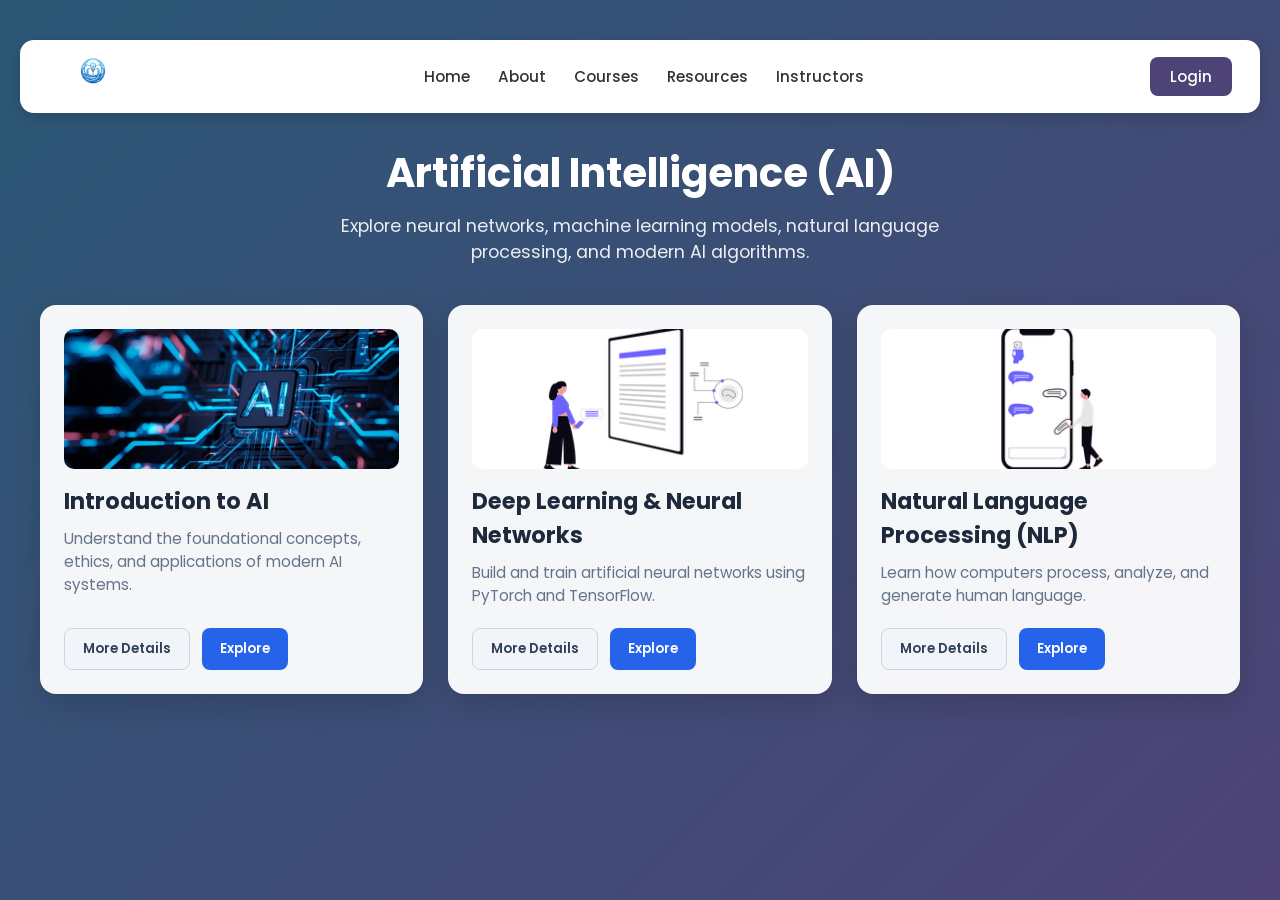
<file: ai.html>
<!DOCTYPE html>
<html lang="en">

<head>
    <meta charset="UTF-8">
    <meta name="viewport" content="width=device-width, initial-scale=1.0">
    <title>Artificial Intelligence - Teach Nest</title>
    <link href="https://fonts.googleapis.com/css2?family=Poppins:wght@300;400;500;600;700&display=swap"
        rel="stylesheet">
    <style>
        * {
            box-sizing: border-box;
            margin: 0;
            padding: 0;
            font-family: 'Poppins', sans-serif;
        }



          .site-navbar {
            background: #ffffff;
            border-radius: 14px;
            margin-bottom: 30px;
            box-shadow: 0 4px 15px rgba(0, 0, 0, 0.15);
        }

        .site-navbar .navbar {
            display: flex;
            align-items: center;
            justify-content: space-between;
            padding: 12px 28px;
        }

        .site-navbar .logo img {
            width: 90px;
            display: block;
        }

        .site-navbar .navbar ul {
            display: flex;
            align-items: center;
            gap: 28px;
            list-style: none;
        }

        .site-navbar .navbar ul li a {
            text-decoration: none;
            color: #333;
            font-size: 0.95rem;
            font-weight: 500;
            transition: color 0.2s ease;
        }

        .site-navbar .navbar ul li a:hover {
            color: #4e4376;
        }

        .site-navbar .login {
            text-decoration: none;
            background: #4e4376;
            color: #fff;
            padding: 8px 20px;
            border-radius: 8px;
            font-size: 0.95rem;
            font-weight: 500;
            transition: background 0.2s ease;
        }

        .site-navbar .login:hover {
            background: #2b5876;
        }

        @media (max-width: 768px) {
            .site-navbar .navbar {
                flex-direction: column;
                gap: 14px;
            }

            .site-navbar .navbar ul {
                flex-wrap: wrap;
                justify-content: center;
                gap: 16px;
            }
        }

        body {
            background: linear-gradient(135deg, #2b5876 0%, #4e4376 100%);
            color: #333;
            min-height: 100vh;
            padding: 40px 20px;
        }

        .header-section {
            text-align: center;
            color: #ffffff;
            margin-bottom: 40px;
        }

        .header-section h1 {
            font-size: 2.5rem;
            margin-bottom: 10px;
        }

        .header-section p {
            font-size: 1.1rem;
            opacity: 0.9;
            max-width: 700px;
            margin: 0 auto;
        }

        .courses-container {
            display: grid;
            grid-template-columns: repeat(auto-fit, minmax(300px, 1fr));
            gap: 25px;
            max-width: 1200px;
            margin: 0 auto;
        }

        .card {
            position: relative;
            background: rgba(255, 255, 255, 0.95);
            border-radius: 16px;
            padding: 24px;
            box-shadow: 0 10px 30px rgba(0, 0, 0, 0.15);
            display: flex;
            flex-direction: column;
            justify-content: space-between;
            overflow: hidden;
            min-height: 320px;
            transition: transform 0.3s ease;
        }

        .card:hover {
            transform: translateY(-5px);
        }

        .card img {
            width: 100%;
            height: 140px;
            object-fit: cover;
            border-radius: 10px;
            margin-bottom: 15px;
        }

        .card h3 {
            font-size: 1.4rem;
            color: #1e293b;
            margin-bottom: 10px;
        }

        .card p {
            font-size: 0.95rem;
            color: #64748b;
            line-height: 1.5;
            margin-bottom: 20px;
        }

        .card-buttons {
            display: flex;
            gap: 12px;
            margin-top: auto;
        }

        .details-btn,
        .explore-btn,
        .details-Back {
            padding: 10px 18px;
            border: none;
            border-radius: 8px;
            font-weight: 600;
            cursor: pointer;
            transition: all 0.2s ease;
        }

        .details-btn {
            background-color: #f1f5f9;
            color: #334155;
            border: 1px solid #cbd5e1;
        }

        .details-btn:hover {
            background-color: #e2e8f0;
        }

        .explore-btn {
            background-color: #2563eb;
            color: #ffffff;
        }

        .explore-btn:hover {
            background-color: #1d4ed8;
        }

        .details-Back {
            background-color: #94a3b8;
            color: #ffffff;
        }

        .details-Back:hover {
            background-color: #64748b;
        }

        .detail-card {
            position: absolute;
            top: 0;
            left: 0;
            width: 100%;
            height: 100%;
            background-color: #ffffff;
            padding: 24px;
            box-sizing: border-box;
            z-index: 10;
            display: none;
            flex-direction: column;
            justify-content: space-between;
            overflow-y: auto;
        }

        .detail-card h3 {
            color: #0f172a;
            font-size: 1.3rem;
            margin-bottom: 8px;
        }

        .detail-desc {
            font-size: 0.88rem;
            color: #475569;
            margin-bottom: 12px;
        }

        .detail-list {
            list-style: none;
            display: flex;
            flex-direction: column;
            gap: 6px;
            margin-bottom: 15px;
        }

        .detail-list li {
            font-size: 0.85rem;
            color: #334155;
            font-weight: 500;
        }
    </style>
</head>

<body>






    <header class="site-navbar">
        <div class="navbar">
            <div class="logo">
                <a href="index.html"><img src="img/logo.jfif" alt="logo"></a>
            </div>
            <ul>
                <li><a href="index.html#Home">Home</a></li>
                <li><a href="index.html#About">About</a></li>
                <li><a href="index.html#Courses">Courses</a></li>
                <li><a href="index.html#books">Resources</a></li>
                <li><a href="index.html#Instructors">Instructors</a></li>
            </ul>
            <a class="login" href="index.html#login">Login</a>
        </div>
    </header>
    <div class="header-section">
        <h1>Artificial Intelligence (AI)</h1>
        <p>Explore neural networks, machine learning models, natural language processing, and modern AI algorithms.</p>
    </div>

    <div class="courses-container">
        <!-- Card 1 -->
        <div class="card">
            <img src="img/ai.jpg" alt="Intro to AI">
            <h3>Introduction to AI</h3>
            <p>Understand the foundational concepts, ethics, and applications of modern AI systems.</p>
            <div class="card-buttons">
                <button class="details-btn">More Details</button>
                <button class="explore-btn">Explore</button>
            </div>
            <div class="card detail-card" style="display:none;">
                <h3>Introduction to AI</h3>
                <p class="detail-desc">Discover how artificial intelligence is transforming modern technology.</p>
                <ul class="detail-list">
                    <li>📌 Level: Beginner</li>
                    <li>⏱ Duration: 3 Weeks</li>
                    <li>✅ AI Fundamentals & History</li>
                    <li>✅ Search Algorithms & Heuristics</li>
                    <li>✅ Knowledge Representation</li>
                    <li>✅ Ethical AI & Future Trends</li>
                </ul>
                <div class="card-buttons">
                    <button class="details-Back">Back</button>
                    <button class="explore-btn">Explore</button>
                </div>
            </div>
        </div>

        <!-- Card 2 -->
        <div class="card">
            <img src="img/deep-learning-neural-networks.png" alt="Deep Learning">
            <h3>Deep Learning & Neural Networks</h3>
            <p>Build and train artificial neural networks using PyTorch and TensorFlow.</p>
            <div class="card-buttons">
                <button class="details-btn">More Details</button>
                <button class="explore-btn">Explore</button>
            </div>
            <div class="card detail-card" style="display:none;">
                <h3>Deep Learning & Neural Networks</h3>
                <p class="detail-desc">Master deep neural networks, activation functions, and backpropagation.</p>
                <ul class="detail-list">
                    <li>📌 Level: Advanced</li>
                    <li>⏱ Duration: 6 Weeks</li>
                    <li>✅ Perceptrons & Multi-Layer Networks</li>
                    <li>✅ Convolutional Neural Networks (CNN)</li>
                    <li>✅ Model Optimization & Overfitting</li>
                    <li>✅ PyTorch Hands-on Projects</li>
                </ul>
                <div class="card-buttons">
                    <button class="details-Back">Back</button>
                    <button class="explore-btn">Explore</button>
                </div>
            </div>
        </div>

        <!-- Card 3 -->
        <div class="card">
            <img src="img/nlp.png" alt="NLP">
            <h3>Natural Language Processing (NLP)</h3>
            <p>Learn how computers process, analyze, and generate human language.</p>
            <div class="card-buttons">
                <button class="details-btn">More Details</button>
                <button class="explore-btn">Explore</button>
            </div>
            <div class="card detail-card" style="display:none;">
                <h3>Natural Language Processing</h3>
                <p class="detail-desc">Understand text analysis, sentiment classification, and Large Language Models.
                </p>
                <ul class="detail-list">
                    <li>📌 Level: Intermediate</li>
                    <li>⏱ Duration: 4 Weeks</li>
                    <li>✅ Text Preprocessing & Tokenization</li>
                    <li>✅ Word Embeddings & Vectorization</li>
                    <li>✅ Recurrent Neural Networks (RNN)</li>
                    <li>✅ Introduction to Transformers</li>
                </ul>
                <div class="card-buttons">
                    <button class="details-Back">Back</button>
                    <button class="explore-btn">Explore</button>
                </div>
            </div>
        </div>
    </div>

    <script>
        const details = document.querySelectorAll(".details-btn");
        const Backs = document.querySelectorAll(".details-Back");
        details.forEach(detail => {
            detail.addEventListener("click", () => {
                detail.closest(".card").querySelector(".detail-card").style.display = "flex";
            });
        });
        Backs.forEach(Back => {
            Back.addEventListener("click", () => {
                Back.closest(".detail-card").style.display = "none";
            });
        });
    </script>
</body>

</html>
</file>
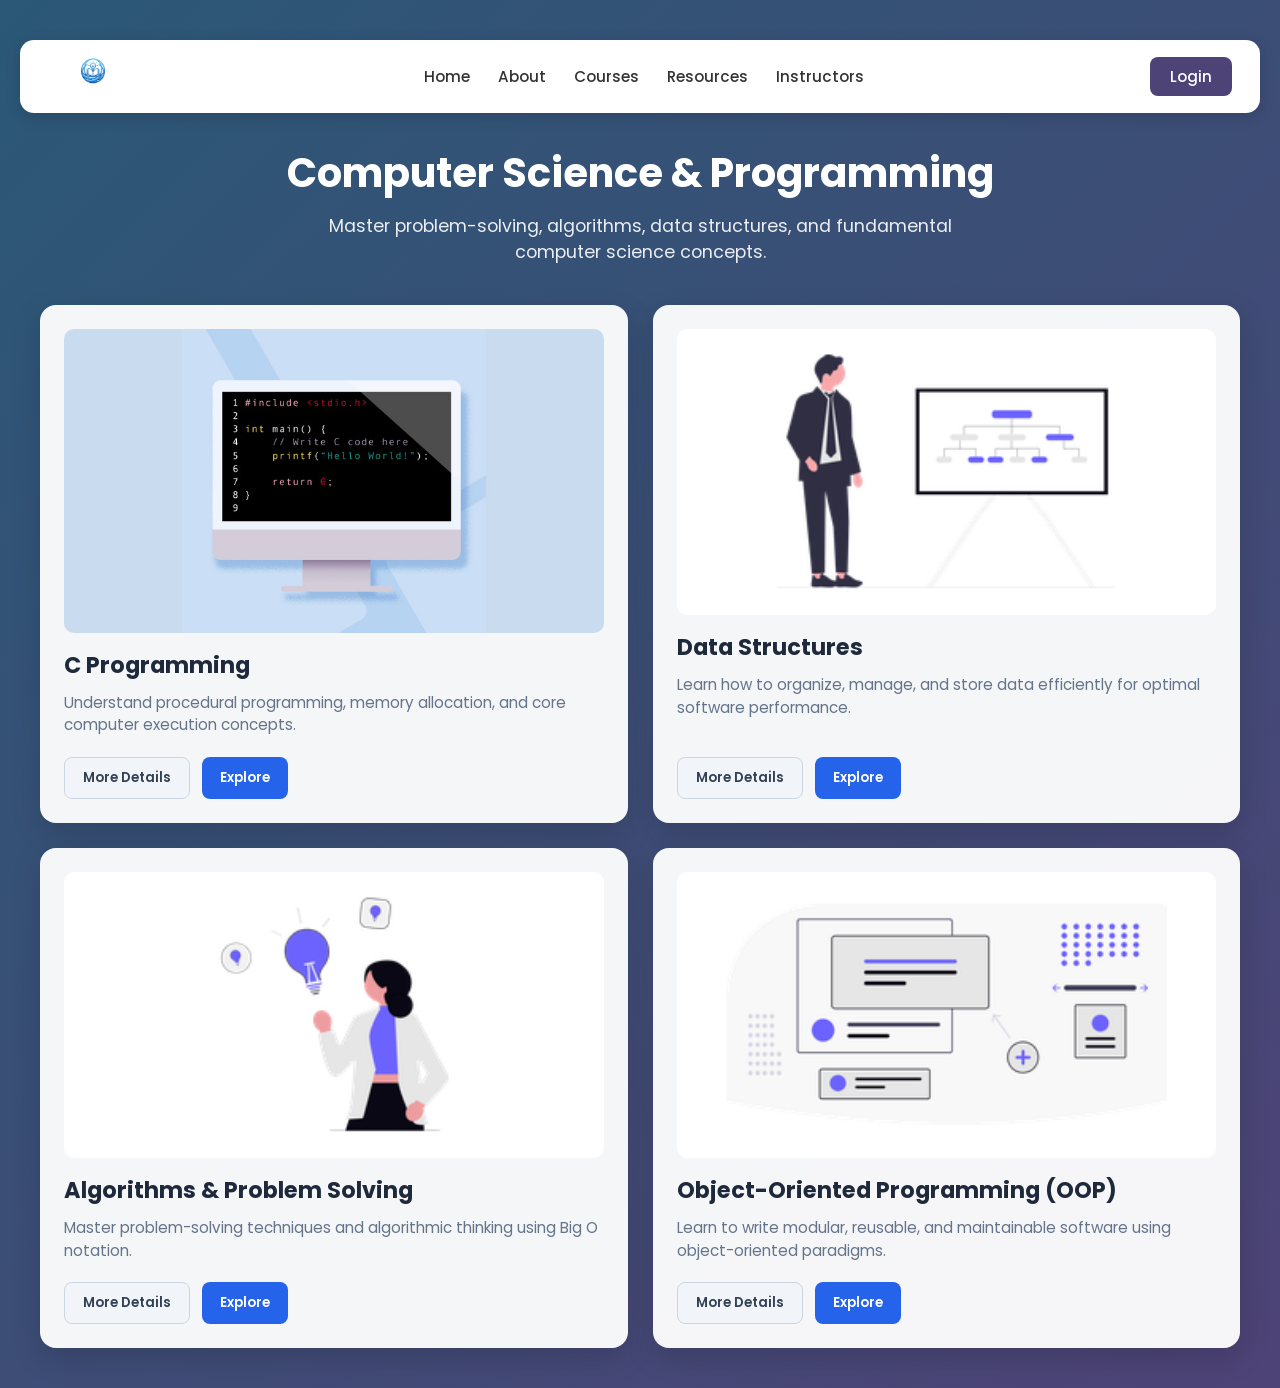
<file: cs.html>
<!DOCTYPE html>
<html lang="en">

<head>
    <meta charset="UTF-8">
    <meta name="viewport" content="width=device-width, initial-scale=1.0">
    <title>Computer Science & Programming - Teach Nest</title>
    <!-- Google Fonts -->
    <link href="https://fonts.googleapis.com/css2?family=Poppins:wght@300;400;500;600;700&display=swap"
        rel="stylesheet">
    <style>
        * {
            box-sizing: border-box;
            margin: 0;
            padding: 0;
            font-family: 'Poppins', sans-serif;
        }

          .site-navbar {
            background: #ffffff;
            border-radius: 14px;
            margin-bottom: 30px;
            box-shadow: 0 4px 15px rgba(0, 0, 0, 0.15);
        }

        .site-navbar .navbar {
            display: flex;
            align-items: center;
            justify-content: space-between;
            padding: 12px 28px;
        }

        .site-navbar .logo img {
            width: 90px;
            display: block;
        }

        .site-navbar .navbar ul {
            display: flex;
            align-items: center;
            gap: 28px;
            list-style: none;
        }

        .site-navbar .navbar ul li a {
            text-decoration: none;
            color: #333;
            font-size: 0.95rem;
            font-weight: 500;
            transition: color 0.2s ease;
        }

        .site-navbar .navbar ul li a:hover {
            color: #4e4376;
        }

        .site-navbar .login {
            text-decoration: none;
            background: #4e4376;
            color: #fff;
            padding: 8px 20px;
            border-radius: 8px;
            font-size: 0.95rem;
            font-weight: 500;
            transition: background 0.2s ease;
        }

        .site-navbar .login:hover {
            background: #2b5876;
        }

        @media (max-width: 768px) {
            .site-navbar .navbar {
                flex-direction: column;
                gap: 14px;
            }

            .site-navbar .navbar ul {
                flex-wrap: wrap;
                justify-content: center;
                gap: 16px;
            }
        }

        body {
            background: linear-gradient(135deg, #2b5876 0%, #4e4376 100%);
            color: #333;
            min-height: 100vh;
            padding: 40px 20px;
        }

        .header-section {
            text-align: center;
            color: #ffffff;
            margin-bottom: 40px;
        }

        .header-section h1 {
            font-size: 2.5rem;
            margin-bottom: 10px;
        }

        .header-section p {
            font-size: 1.1rem;
            opacity: 0.9;
            max-width: 700px;
            margin: 0 auto;
        }

        /* حاوي البطاقات */
        .courses-container {
            display: grid;
            /* grid-template-columns: repeat(auto-fit, minmax(300px, 1fr)); */
            grid-template-columns: repeat(2 , 1fr);
            gap: 25px;
            max-width: 1200px;
            margin: 0 auto;
        }

        /* البطاقات الرئيسية */
        .card {
            position: relative;
            background: rgba(255, 255, 255, 0.95);
            border-radius: 16px;
            padding: 24px;
            box-shadow: 0 10px 30px rgba(0, 0, 0, 0.15);
            display: flex;
            flex-direction: column;
            justify-content: space-between;
            overflow: hidden;
            min-height: 320px;
            transition: transform 0.3s ease, box-shadow 0.3s ease;
        }

        .card:hover {
            transform: translateY(-5px);
            box-shadow: 0 15px 35px rgba(0, 0, 0, 0.2);
        }

        .card img {
            /* width: 100%;
            height: 140px; */
            /* object-fit: cover; */
            border-radius: 10px;
            margin-bottom: 15px;
        }

        .card h3 {
            font-size: 1.4rem;
            color: #1e293b;
            margin-bottom: 10px;
        }

        .card p {
            font-size: 0.95rem;
            color: #64748b;
            line-height: 1.5;
            margin-bottom: 20px;
        }

        /* الأزرار */
        .card-buttons {
            display: flex;
            gap: 12px;
            margin-top: auto;
        }

        .details-btn,
        .explore-btn,
        .details-Back {
            padding: 10px 18px;
            border: none;
            border-radius: 8px;
            font-weight: 600;
            cursor: pointer;
            transition: all 0.2s ease;
        }

        .details-btn {
            background-color: #f1f5f9;
            color: #334155;
            border: 1px solid #cbd5e1;
        }

        .details-btn:hover {
            background-color: #e2e8f0;
        }

        .explore-btn {
            background-color: #2563eb;
            color: #ffffff;
        }

        .explore-btn:hover {
            background-color: #1d4ed8;
        }

        .details-Back {
            background-color: #94a3b8;
            color: #ffffff;
        }

        .details-Back:hover {
            background-color: #64748b;
        }

        /* كارد التفاصيل الداخلي */
        .detail-card {
            position: absolute;
            top: 0;
            left: 0;
            width: 100%;
            height: 100%;
            background-color: #ffffff;
            padding: 24px;
            box-sizing: border-box;
            z-index: 10;
            display: none;
            flex-direction: column;
            justify-content: space-between;
            overflow-y: auto;
        }

        .detail-card h3 {
            color: #0f172a;
            font-size: 1.3rem;
            margin-bottom: 8px;
        }

        .detail-desc {
            font-size: 0.88rem;
            color: #475569;
            margin-bottom: 12px;
        }

        .detail-list {
            list-style: none;
            display: flex;
            flex-direction: column;
            gap: 6px;
            margin-bottom: 15px;
        }

        .detail-list li {
            font-size: 0.85rem;
            color: #334155;
            font-weight: 500;
        }
    </style>
</head>

<body>








    
    <header class="site-navbar">
        <div class="navbar">
            <div class="logo">
                <a href="index.html"><img src="img/logo.jfif" alt="logo"></a>
            </div>
            <ul>
                <li><a href="index.html#Home">Home</a></li>
                <li><a href="index.html#About">About</a></li>
                <li><a href="index.html#Courses">Courses</a></li>
                <li><a href="index.html#books">Resources</a></li>
                <li><a href="index.html#Instructors">Instructors</a></li>
            </ul>
            <a class="login" href="index.html#login">Login</a>
        </div>
    </header>

    <!-- Header Section -->
    <div class="header-section">
        <h1>Computer Science & Programming</h1>
        <p>Master problem-solving, algorithms, data structures, and fundamental computer science concepts.</p>
    </div>

    <!-- Courses Grid -->
    <div class="courses-container">

        <!-- Card 1: C Programming -->
        <div class="card">
            <img src="img/programming.jpg" alt="C Programming">
            <h3>C Programming</h3>
            <p>Understand procedural programming, memory allocation, and core computer execution concepts.</p>
            <div class="card-buttons">
                <button class="details-btn">More Details</button>
                <button class="explore-btn">Explore</button>
            </div>

            <!-- Detail Card -->
            <div class="card detail-card" style="display:none;">
                <h3>C Programming Fundamentals</h3>
                <p class="detail-desc">Build a strong computer science foundation by learning low-level programming
                    concepts.</p>
                <ul class="detail-list">
                    <li>📌 Level: Beginner</li>
                    <li>⏱ Duration: 5 Weeks</li>
                    <li>✅ Syntax, Variables & Loops</li>
                    <li>✅ Functions & Array Manipulation</li>
                    <li>✅ Pointers & Memory Management</li>
                    <li>✅ File I/O & Structs</li>
                </ul>
                <div class="card-buttons">
                    <button class="details-Back">Back</button>
                    <button class="explore-btn">Explore</button>
                </div>
            </div>
        </div>

        <!-- Card 2: Data Structures -->
        <div class="card">
            <img src="img/data-structures.png" alt="Data Structures">
            <h3>Data Structures</h3>
            <p>Learn how to organize, manage, and store data efficiently for optimal software performance.</p>
            <div class="card-buttons">
                <button class="details-btn">More Details</button>
                <button class="explore-btn">Explore</button>
            </div>

            <!-- Detail Card -->
            <div class="card detail-card" style="display:none;">
                <h3>Data Structures</h3>
                <p class="detail-desc">Explore fundamental data structures used to build scalable systems.</p>
                <ul class="detail-list">
                    <li>📌 Level: Intermediate</li>
                    <li>⏱ Duration: 6 Weeks</li>
                    <li>✅ Arrays, Linked Lists & Doubly Lists</li>
                    <li>✅ Stacks & Queues implementation</li>
                    <li>✅ Binary Trees & Hash Tables</li>
                    <li>✅ Space & Time Complexity Analysis</li>
                </ul>
                <div class="card-buttons">
                    <button class="details-Back">Back</button>
                    <button class="explore-btn">Explore</button>
                </div>
            </div>
        </div>

        <!-- Card 3: Algorithms -->
        <div class="card">
            <img src="img/algorithms-problem-solving.png" alt="Algorithms">
            <h3>Algorithms & Problem Solving</h3>
            <p>Master problem-solving techniques and algorithmic thinking using Big O notation.</p>
            <div class="card-buttons">
                <button class="details-btn">More Details</button>
                <button class="explore-btn">Explore</button>
            </div>

            <!-- Detail Card -->
            <div class="card detail-card" style="display:none;">
                <h3>Algorithms & Problem Solving</h3>
                <p class="detail-desc">Develop efficient problem-solving skills for technical interviews and software
                    design.</p>
                <ul class="detail-list">
                    <li>📌 Level: Intermediate</li>
                    <li>⏱ Duration: 6 Weeks</li>
                    <li>✅ Searching (Linear, Binary)</li>
                    <li>✅ Sorting (Bubble, Merge, Quick Sort)</li>
                    <li>✅ Recursion & Dynamic Programming</li>
                    <li>✅ Big O Notation Analysis</li>
                </ul>
                <div class="card-buttons">
                    <button class="details-Back">Back</button>
                    <button class="explore-btn">Explore</button>
                </div>
            </div>
        </div>

        <!-- Card 4: Object-Oriented Programming -->
        <div class="card">
            <img src="img/oop.png" alt="OOP">
            <h3>Object-Oriented Programming (OOP)</h3>
            <p>Learn to write modular, reusable, and maintainable software using object-oriented paradigms.</p>
            <div class="card-buttons">
                <button class="details-btn">More Details</button>
                <button class="explore-btn">Explore</button>
            </div>

            <!-- Detail Card -->
            <div class="card detail-card" style="display:none;">
                <h3>Object-Oriented Programming</h3>
                <p class="detail-desc">Master the core pillars of OOP to design robust modern applications.</p>
                <ul class="detail-list">
                    <li>📌 Level: Beginner to Intermediate</li>
                    <li>⏱ Duration: 4 Weeks</li>
                    <li>✅ Classes & Objects</li>
                    <li>✅ Encapsulation & Abstraction</li>
                    <li>✅ Inheritance & Polymorphism</li>
                    <li>✅ OOP Best Practices & Clean Code</li>
                </ul>
                <div class="card-buttons">
                    <button class="details-Back">Back</button>
                    <button class="explore-btn">Explore</button>
                </div>
            </div>
        </div>

    </div>

    <!-- JavaScript code -->
    <script>
        // web details
        const details = document.querySelectorAll(".details-btn");
        const Backs = document.querySelectorAll(".details-Back");

        details.forEach(detail => {
            detail.addEventListener("click", () => {
                const detailCard = detail.closest(".card").querySelector(".detail-card");
                detailCard.style.display = "flex";
            });
        });

        Backs.forEach(Back => {
            Back.addEventListener("click", () => {
                const detailCard = Back.closest(".detail-card");
                detailCard.style.display = "none";
            });
        });
    </script>
</body>

</html>
</file>
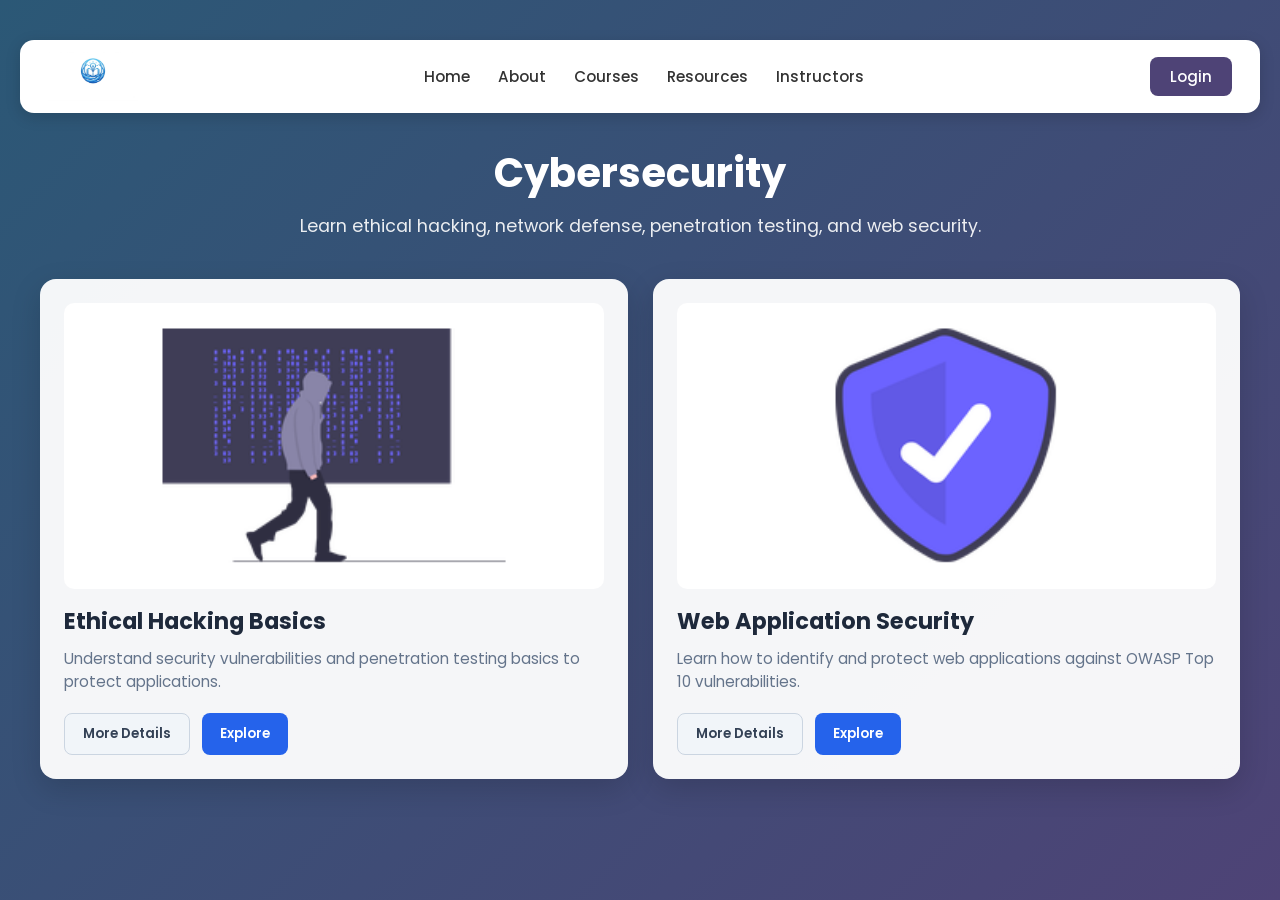
<file: cybersecurity.html>
<!DOCTYPE html>
<html lang="en">

<head>
    <meta charset="UTF-8">
    <meta name="viewport" content="width=device-width, initial-scale=1.0">
    <title>Cybersecurity - Teach Nest</title>
    <link href="https://fonts.googleapis.com/css2?family=Poppins:wght@300;400;500;600;700&display=swap"
        rel="stylesheet">

        <!-- فونت اوسم -->
        <link rel="preconnect" href="https://fonts.googleapis.com">
        <link rel="preconnect" href="https://fonts.gstatic.com" crossorigin>
        <link href="https://fonts.googleapis.com/css2?family=Poppins:wght@300;400;500;600;700;800&display=swap"
            rel="stylesheet">
    <style>
        * {
            box-sizing: border-box;
            margin: 0;
            padding: 0;
            font-family: 'Poppins', sans-serif;
        }

              .site-navbar {
            background: #ffffff;
            border-radius: 14px;
            margin-bottom: 30px;
            box-shadow: 0 4px 15px rgba(0, 0, 0, 0.15);
        }

        .site-navbar .navbar {
            display: flex;
            align-items: center;
            justify-content: space-between;
            padding: 12px 28px;
        }

        .site-navbar .logo img {
            width: 90px;
            display: block;
        }

        .site-navbar .navbar ul {
            display: flex;
            align-items: center;
            gap: 28px;
            list-style: none;
        }

        .site-navbar .navbar ul li a {
            text-decoration: none;
            color: #333;
            font-size: 0.95rem;
            font-weight: 500;
            transition: color 0.2s ease;
        }

        .site-navbar .navbar ul li a:hover {
            color: #4e4376;
        }

        .site-navbar .login {
            text-decoration: none;
            background: #4e4376;
            color: #fff;
            padding: 8px 20px;
            border-radius: 8px;
            font-size: 0.95rem;
            font-weight: 500;
            transition: background 0.2s ease;
        }

        .site-navbar .login:hover {
            background: #2b5876;
        }

        @media (max-width: 768px) {
            .site-navbar .navbar {
                flex-direction: column;
                gap: 14px;
            }

            .site-navbar .navbar ul {
                flex-wrap: wrap;
                justify-content: center;
                gap: 16px;
            }
        }

        body {
            background: linear-gradient(135deg, #2b5876 0%, #4e4376 100%);
            color: #333;
            min-height: 100vh;
            padding: 40px 20px;
        }

        .header-section {
            text-align: center;
            color: #ffffff;
            margin-bottom: 40px;
        }

        .header-section h1 {
            font-size: 2.5rem;
            margin-bottom: 10px;
        }

        .header-section p {
            font-size: 1.1rem;
            opacity: 0.9;
            max-width: 700px;
            margin: 0 auto;
        }

        .courses-container {
            display: grid;
            grid-template-columns: repeat(auto-fit, minmax(300px, 1fr));
            gap: 25px;
            max-width: 1200px;
            margin: 0 auto;
        }

        .card {
            position: relative;
            background: rgba(255, 255, 255, 0.95);
            border-radius: 16px;
            padding: 24px;
            box-shadow: 0 10px 30px rgba(0, 0, 0, 0.15);
            display: flex;
            flex-direction: column;
            justify-content: space-between;
            overflow: hidden;
            min-height: 320px;
            transition: transform 0.3s ease;
        }

        .card:hover {
            transform: translateY(-5px);
        }

        .card img {
            /* width: 100%;
            height: 140px;
            object-fit: cover; */
            border-radius: 10px;
            margin-bottom: 15px;
        }

        .card h3 {
            font-size: 1.4rem;
            color: #1e293b;
            margin-bottom: 10px;
        }

        .card p {
            font-size: 0.95rem;
            color: #64748b;
            line-height: 1.5;
            margin-bottom: 20px;
        }

        .card-buttons {
            display: flex;
            gap: 12px;
            margin-top: auto;
        }

        .details-btn,
        .explore-btn,
        .details-Back {
            padding: 10px 18px;
            border: none;
            border-radius: 8px;
            font-weight: 600;
            cursor: pointer;
            transition: all 0.2s ease;
        }

        .details-btn {
            background-color: #f1f5f9;
            color: #334155;
            border: 1px solid #cbd5e1;
        }

        .details-btn:hover {
            background-color: #e2e8f0;
        }

        .explore-btn {
            background-color: #2563eb;
            color: #ffffff;
        }

        .explore-btn:hover {
            background-color: #1d4ed8;
        }

        .details-Back {
            background-color: #94a3b8;
            color: #ffffff;
        }

        .details-Back:hover {
            background-color: #64748b;
        }

        .detail-card {
            position: absolute;
            top: 0;
            left: 0;
            width: 100%;
            height: 100%;
            background-color: #ffffff;
            padding: 24px;
            box-sizing: border-box;
            z-index: 10;
            display: none;
            flex-direction: column;
            justify-content: space-between;
            overflow-y: auto;
        }

        .detail-card h3 {
            color: #0f172a;
            font-size: 1.3rem;
            margin-bottom: 8px;
        }

        .detail-desc {
            font-size: 0.88rem;
            color: #475569;
            margin-bottom: 12px;
        }

        .detail-list {
            list-style: none;
            display: flex;
            flex-direction: column;
            gap: 6px;
            margin-bottom: 15px;
        }

        .detail-list li {
            font-size: 0.85rem;
            color: #334155;
            font-weight: 500;
        }
    </style>
</head>

<body>




    
    <header class="site-navbar">
        <div class="navbar">
            <div class="logo">
                <a href="index.html"><img src="img/logo.jfif" alt="logo"></a>
            </div>
            <ul>
                <li><a href="index.html#Home">Home</a></li>
                <li><a href="index.html#About">About</a></li>
                <li><a href="index.html#Courses">Courses</a></li>
                <li><a href="index.html#books">Resources</a></li>
                <li><a href="index.html#Instructors">Instructors</a></li>
            </ul>
            <a class="login" href="index.html#login">Login</a>
        </div>
    </header>
    <div class="header-section">
        <h1>Cybersecurity</h1>
        <p>Learn ethical hacking, network defense, penetration testing, and web security.</p>
    </div>

    <div class="courses-container">
        <!-- Card 1 -->
        <div class="card">
            <img src="img/ethical-hacking-basics.png" alt="Ethical Hacking">
            <h3>Ethical Hacking Basics</h3>
            <p>Understand security vulnerabilities and penetration testing basics to protect applications.</p>
            <div class="card-buttons">
                <button class="details-btn">More Details</button>
                <button class="explore-btn">Explore</button>
            </div>
            <div class="card detail-card" style="display:none;">
                <h3>Ethical Hacking Basics</h3>
                <p class="detail-desc">Discover cybersecurity methodologies used to secure digital infrastructure.</p>
                <ul class="detail-list">
                    <li>📌 Level: Beginner</li>
                    <li>⏱ Duration: 4 Weeks</li>
                    <li>✅ Information Gathering & Reconnaissance</li>
                    <li>✅ Vulnerability Assessment</li>
                    <li>✅ Basic Exploitation Techniques</li>
                    <li>✅ Security Best Practices</li>
                </ul>
                <div class="card-buttons">
                    <button class="details-Back">Back</button>
                    <button class="explore-btn">Explore</button>
                </div>
            </div>
        </div>

        <!-- Card 2 -->
        <div class="card">
            <img src="img/web-application-security.png" alt="Web Security">
            <h3>Web Application Security</h3>
            <p>Learn how to identify and protect web applications against OWASP Top 10 vulnerabilities.</p>
            <div class="card-buttons">
                <button class="details-btn">More Details</button>
                <button class="explore-btn">Explore</button>
            </div>
            <div class="card detail-card" style="display:none;">
                <h3>Web Application Security</h3>
                <p class="detail-desc">Master defenses against SQL Injection, XSS, CSRF, and security misconfigurations.
                </p>
                <ul class="detail-list">
                    <li>📌 Level: Intermediate</li>
                    <li>⏱ Duration: 5 Weeks</li>
                    <li>✅ OWASP Top 10 Security Risks</li>
                    <li>✅ SQL Injection & XSS Defenses</li>
                    <li>✅ Authentication & Session Management</li>
                    <li>✅ Secure Coding Practices</li>
                </ul>
                <div class="card-buttons">
                    <button class="details-Back">Back</button>
                    <button class="explore-btn">Explore</button>
                </div>
            </div>
        </div>
    </div>

    <script>
        const details = document.querySelectorAll(".details-btn");
        const Backs = document.querySelectorAll(".details-Back");
        details.forEach(detail => {
            detail.addEventListener("click", () => {
                detail.closest(".card").querySelector(".detail-card").style.display = "flex";
            });
        });
        Backs.forEach(Back => {
            Back.addEventListener("click", () => {
                Back.closest(".detail-card").style.display = "none";
            });
        });
    </script>
</body>

</html>
</file>
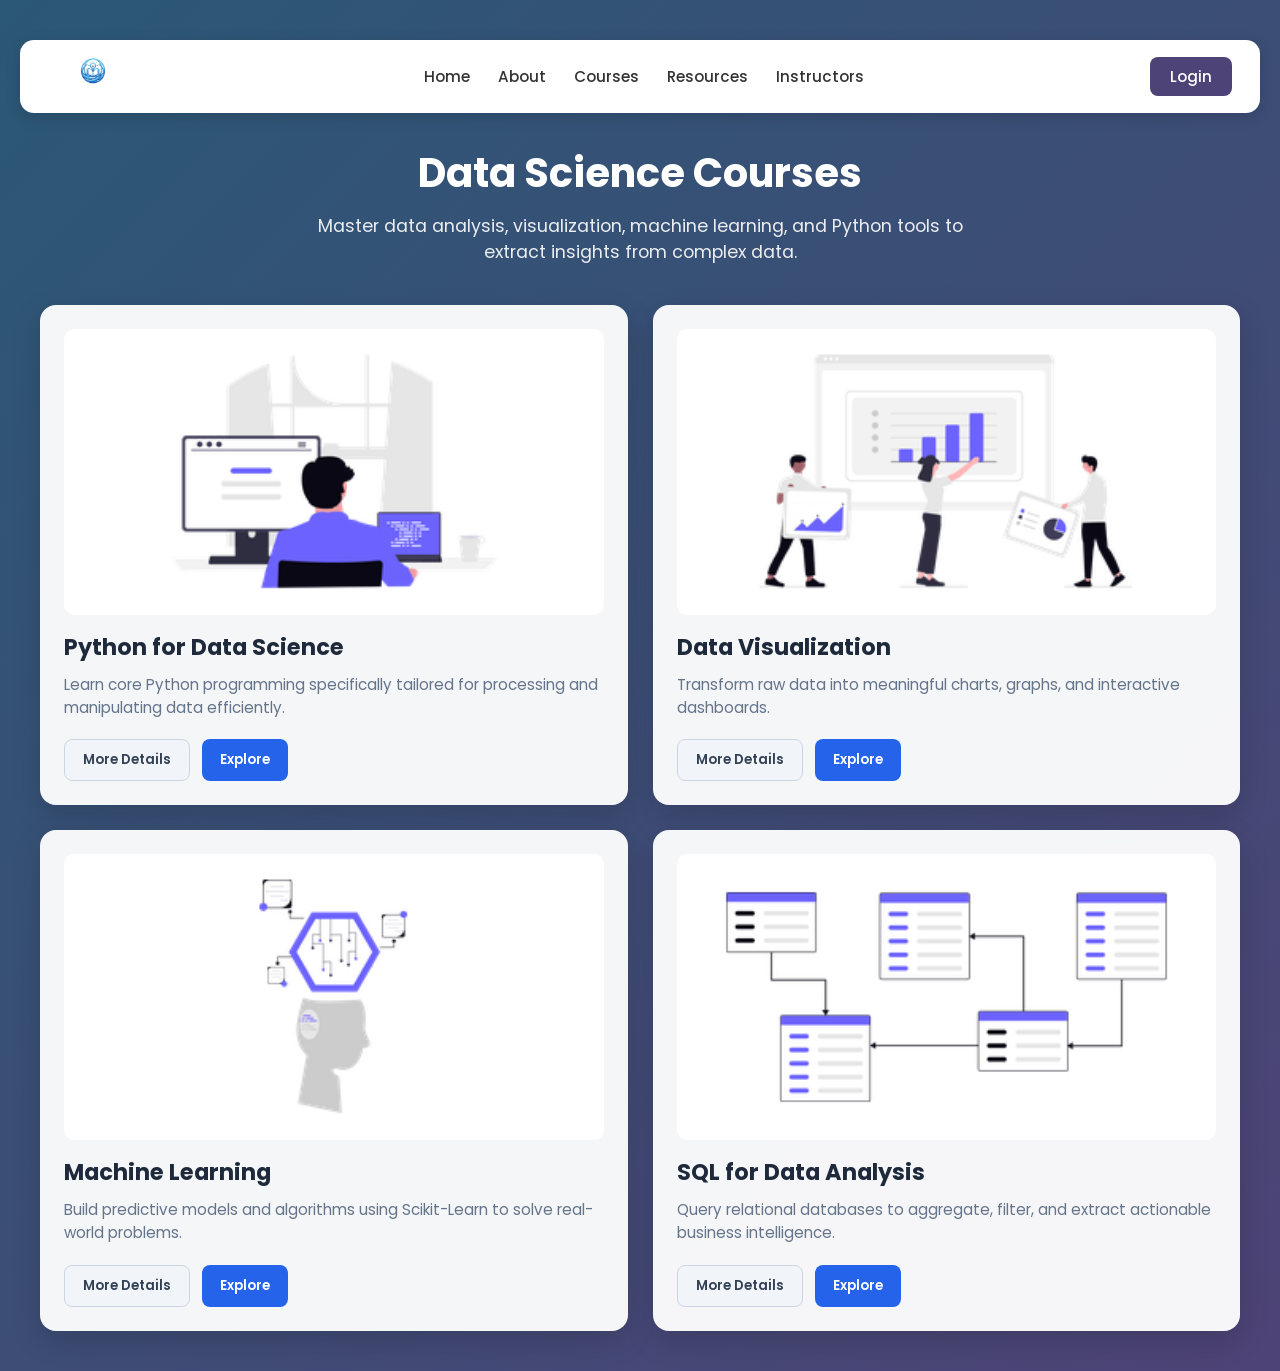
<file: datascience.html>
<!DOCTYPE html>
<html lang="en">

<head>
    <meta charset="UTF-8">
    <meta name="viewport" content="width=device-width, initial-scale=1.0">
    <title>Data Science Courses - Teach Nest</title>
    <!-- Google Fonts -->
    <link href="https://fonts.googleapis.com/css2?family=Poppins:wght@300;400;500;600;700&display=swap"
        rel="stylesheet">
    <style>
        /* * {
            box-sizing: border-box;
            margin: 0;
            padding: 0;
             font-family: 'Poppins', sans-serif; 
        } */

         * {
            box-sizing: border-box;
            margin: 0;
            padding: 0;
            font-family: 'Poppins', sans-serif;
        }
              .site-navbar {
            background: #ffffff;
            border-radius: 14px;
            margin-bottom: 30px;
            box-shadow: 0 4px 15px rgba(0, 0, 0, 0.15);
        }

        .site-navbar .navbar {
            display: flex;
            align-items: center;
            justify-content: space-between;
            padding: 12px 28px;
        }

        .site-navbar .logo img {
            width: 90px;
            display: block;
        }

        .site-navbar .navbar ul {
            display: flex;
            align-items: center;
            gap: 28px;
            list-style: none;
        }

        .site-navbar .navbar ul li a {
            text-decoration: none;
            color: #333;
            font-size: 0.95rem;
            font-weight: 500;
            transition: color 0.2s ease;
        }

        .site-navbar .navbar ul li a:hover {
            color: #4e4376;
        }

        .site-navbar .login {
            text-decoration: none;
            background: #4e4376;
            color: #fff;
            padding: 8px 20px;
            border-radius: 8px;
            font-size: 0.95rem;
            font-weight: 500;
            transition: background 0.2s ease;
        }

        .site-navbar .login:hover {
            background: #2b5876;
        }

        @media (max-width: 768px) {
            .site-navbar .navbar {
                flex-direction: column;
                gap: 14px;
            }

            .site-navbar .navbar ul {
                flex-wrap: wrap;
                justify-content: center;
                gap: 16px;
            }
        }

        body {
            background: linear-gradient(135deg, #2b5876 0%, #4e4376 100%);
            color: #333;
            min-height: 100vh;
            padding: 40px 20px;
        }

        .header-section {
            text-align: center;
            color: #ffffff;
            margin-bottom: 40px;
        }

        .header-section h1 {
            font-size: 2.5rem;
            margin-bottom: 10px;
        }

        .header-section p {
            font-size: 1.1rem;
            opacity: 0.9;
            max-width: 700px;
            margin: 0 auto;
        }

        /* حاوي البطاقات */
        .courses-container {
            display: grid;
            /* grid-template-columns: repeat(auto-fit, minmax(300px, 1fr)); */
            grid-template-columns: repeat(2 , 1fr);
            gap: 25px;
            max-width: 1200px;
            margin: 0 auto;
        }

        /* البطاقات الرئيسية */
        .card {
            position: relative;
            background: rgba(255, 255, 255, 0.95);
            border-radius: 16px;
            padding: 24px;
            box-shadow: 0 10px 30px rgba(0, 0, 0, 0.15);
            display: flex;
            flex-direction: column;
            justify-content: space-between;
            overflow: hidden;
            min-height: 320px;
            transition: transform 0.3s ease, box-shadow 0.3s ease;
        }

        .card:hover {
            transform: translateY(-5px);
            box-shadow: 0 15px 35px rgba(0, 0, 0, 0.2);
        }

        .card img {
            /* object-fit: cover; */
            border-radius: 10px;
            margin-bottom: 15px;
        }

        .card h3 {
            font-size: 1.4rem;
            color: #1e293b;
            margin-bottom: 10px;
        }

        .card p {
            font-size: 0.95rem;
            color: #64748b;
            line-height: 1.5;
            margin-bottom: 20px;
        }

        /* الأزرار */
        .card-buttons {
            display: flex;
            gap: 12px;
            margin-top: auto;
        }

        .details-btn,
        .explore-btn,
        .details-Back {
            padding: 10px 18px;
            border: none;
            border-radius: 8px;
            font-weight: 600;
            cursor: pointer;
            transition: all 0.2s ease;
        }

        .details-btn {
            background-color: #f1f5f9;
            color: #334155;
            border: 1px solid #cbd5e1;
        }

        .details-btn:hover {
            background-color: #e2e8f0;
        }

        .explore-btn {
            background-color: #2563eb;
            color: #ffffff;
        }

        .explore-btn:hover {
            background-color: #1d4ed8;
        }

        .details-Back {
            background-color: #94a3b8;
            color: #ffffff;
        }

        .details-Back:hover {
            background-color: #64748b;
        }

        /* كارد التفاصيل (المودل الداخلي) */
        .detail-card {
            position: absolute;
            top: 0;
            left: 0;
            width: 100%;
            height: 100%;
            background-color: #ffffff;
            padding: 24px;
            box-sizing: border-box;
            z-index: 10;
            display: none;
            flex-direction: column;
            justify-content: space-between;
            overflow-y: auto;
        }

        .detail-card h3 {
            color: #0f172a;
            font-size: 1.3rem;
            margin-bottom: 8px;
        }

        .detail-desc {
            font-size: 0.88rem;
            color: #475569;
            margin-bottom: 12px;
        }

        .detail-list {
            list-style: none;
            display: flex;
            flex-direction: column;
            gap: 6px;
            margin-bottom: 15px;
        }

        .detail-list li {
            font-size: 0.85rem;
            color: #334155;
            font-weight: 500;
        }
    </style>
</head>

<body>




      <header class="site-navbar">
        <div class="navbar">
            <div class="logo">
                <a href="index.html"><img src="img/logo.jfif" alt="logo"></a>
            </div>
            <ul>
                <li><a href="index.html#Home">Home</a></li>
                <li><a href="index.html#About">About</a></li>
                <li><a href="index.html#Courses">Courses</a></li>
                <li><a href="index.html#books">Resources</a></li>
                <li><a href="index.html#Instructors">Instructors</a></li>
            </ul>
            <a class="login" href="index.html#login">Login</a>
        </div>
    </header>









    <!-- Header Section -->
    <div class="header-section">
        <h1>Data Science Courses</h1>
        <p>Master data analysis, visualization, machine learning, and Python tools to extract insights from complex
            data.</p>
    </div>

    <!-- Courses Grid -->
    <div class="courses-container">

        <!-- Card 1: Python for Data Science -->
        <div class="card">
            <img src="img/python-for-data-science.png" alt="Python for Data Science">
            <h3>Python for Data Science</h3>
            <p>Learn core Python programming specifically tailored for processing and manipulating data efficiently.</p>
            <div class="card-buttons">
                <button class="details-btn">More Details</button>
                <button class="explore-btn">Explore</button>
            </div>

            <!-- Detail Card -->
            <div class="card detail-card" style="display:none;">
                <h3>Python for Data Science</h3>
                <p class="detail-desc">Master Python essentials, data structures, NumPy arrays, and Pandas DataFrames.
                </p>
                <ul class="detail-list">
                    <li>📌 Level: Beginner</li>
                    <li>⏱ Duration: 4 Weeks</li>
                    <li>✅ Python basics & Data Types</li>
                    <li>✅ NumPy for numerical computing</li>
                    <li>✅ Pandas for data cleaning & analysis</li>
                    <li>✅ Working with CSV & JSON datasets</li>
                </ul>
                <div class="card-buttons">
                    <button class="details-Back">Back</button>
                    <button class="explore-btn">Explore</button>
                </div>
            </div>
        </div>

        <!-- Card 2: Data Visualization -->
        <div class="card">
            <img src="img/data-visualization.png" alt="Data Visualization">
            <h3>Data Visualization</h3>
            <p>Transform raw data into meaningful charts, graphs, and interactive dashboards.</p>
            <div class="card-buttons">
                <button class="details-btn">More Details</button>
                <button class="explore-btn">Explore</button>
            </div>

            <!-- Detail Card -->
            <div class="card detail-card" style="display:none;">
                <h3>Data Visualization</h3>
                <p class="detail-desc">Create clear visual graphics to communicate key insights from complex datasets.
                </p>
                <ul class="detail-list">
                    <li>📌 Level: Intermediate</li>
                    <li>⏱ Duration: 3 Weeks</li>
                    <li>✅ Charts with Matplotlib & Seaborn</li>
                    <li>✅ Interactive plots with Plotly</li>
                    <li>✅ Dashboard design principles</li>
                    <li>✅ Storytelling with data</li>
                </ul>
                <div class="card-buttons">
                    <button class="details-Back">Back</button>
                    <button class="explore-btn">Explore</button>
                </div>
            </div>
        </div>

        <!-- Card 3: Machine Learning Fundamentals -->
        <div class="card">
            <img src="img/machine-learning.png" alt="Machine Learning">
            <h3>Machine Learning</h3>
            <p>Build predictive models and algorithms using Scikit-Learn to solve real-world problems.</p>
            <div class="card-buttons">
                <button class="details-btn">More Details</button>
                <button class="explore-btn">Explore</button>
            </div>

            <!-- Detail Card -->
            <div class="card detail-card" style="display:none;">
                <h3>Machine Learning Fundamentals</h3>
                <p class="detail-desc">Understand supervised and unsupervised learning techniques from scratch.</p>
                <ul class="detail-list">
                    <li>📌 Level: Intermediate</li>
                    <li>⏱ Duration: 6 Weeks</li>
                    <li>✅ Linear & Logistic Regression</li>
                    <li>✅ Decision Trees & Random Forests</li>
                    <li>✅ Model Evaluation & Metrics</li>
                    <li>✅ Hands-on Scikit-Learn projects</li>
                </ul>
                <div class="card-buttons">
                    <button class="details-Back">Back</button>
                    <button class="explore-btn">Explore</button>
                </div>
            </div>
        </div>

        <!-- Card 4: SQL for Data Analysis -->
        <div class="card">
            <img src="img/sql-for-data-analysis.png" alt="SQL for Data Analysis">
            <h3>SQL for Data Analysis</h3>
            <p>Query relational databases to aggregate, filter, and extract actionable business intelligence.</p>
            <div class="card-buttons">
                <button class="details-btn">More Details</button>
                <button class="explore-btn">Explore</button>
            </div>

            <!-- Detail Card -->
            <div class="card detail-card" style="display:none;">
                <h3>SQL for Data Analysis</h3>
                <p class="detail-desc">Learn database querying techniques to manage and analyze large datasets.</p>
                <ul class="detail-list">
                    <li>📌 Level: Beginner to Intermediate</li>
                    <li>⏱ Duration: 3 Weeks</li>
                    <li>✅ SELECT Queries & Filtering</li>
                    <li>✅ JOINs & Subqueries</li>
                    <li>✅ Aggregations & Grouping</li>
                    <li>✅ Database Optimization basics</li>
                </ul>
                <div class="card-buttons">
                    <button class="details-Back">Back</button>
                    <button class="explore-btn">Explore</button>
                </div>
            </div>
        </div>

    </div>

    <!-- JavaScript code -->
    <script>
        // web details
        const details = document.querySelectorAll(".details-btn");
        const Backs = document.querySelectorAll(".details-Back");

        details.forEach(detail => {
            detail.addEventListener("click", () => {
                const detailCard = detail.closest(".card").querySelector(".detail-card");
                detailCard.style.display = "flex";
            });
        });

        Backs.forEach(Back => {
            Back.addEventListener("click", () => {
                const detailCard = Back.closest(".detail-card");
                detailCard.style.display = "none";
            });
        });
    </script>
</body>

</html>
</file>
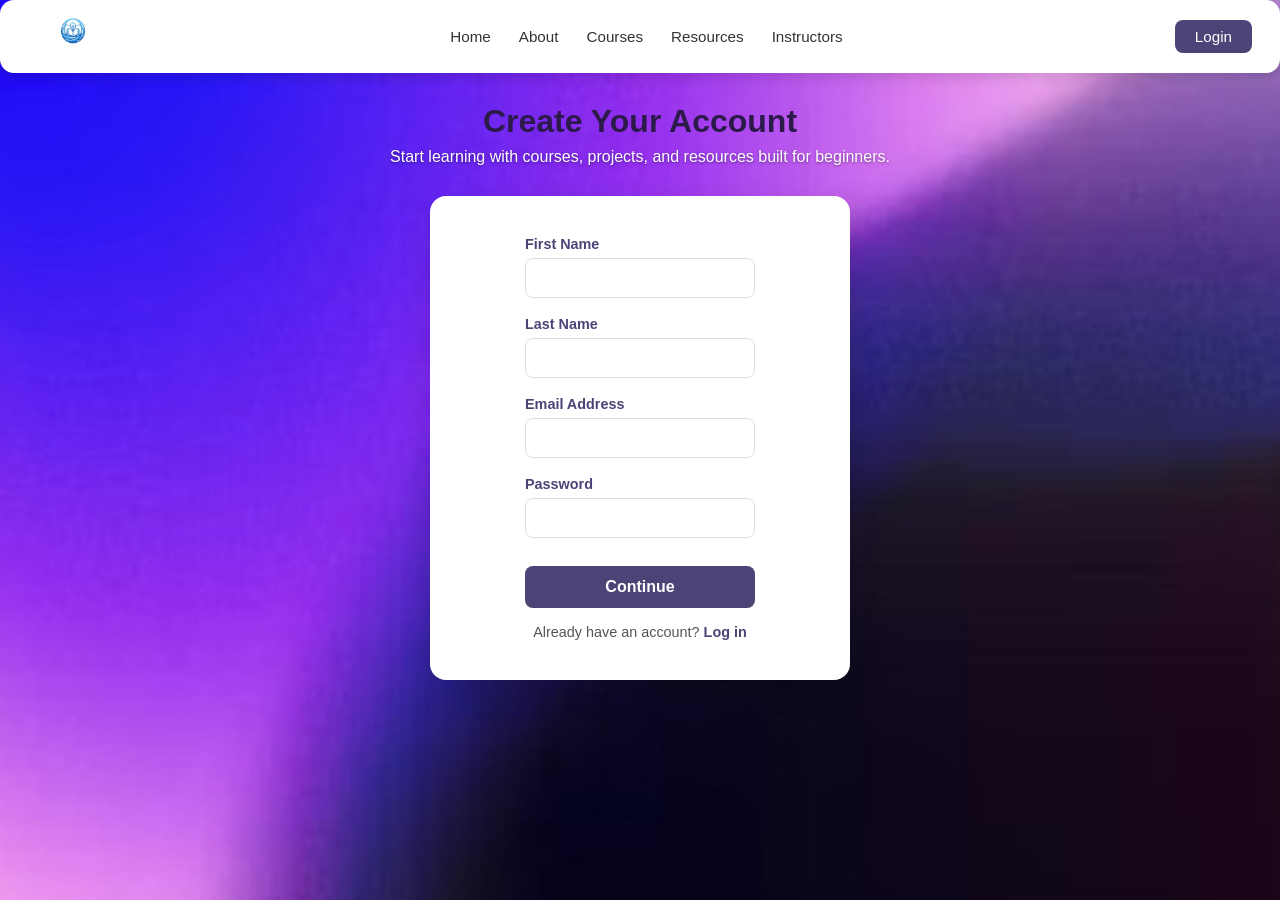
<file: signup.html>
<!DOCTYPE html>
<html lang="en">
<head>
    <meta charset="UTF-8">
    <meta name="viewport" content="width=device-width, initial-scale=1.0">
    <title>sign up</title>
    <style>
         * {
            box-sizing: border-box;
            margin: 0;
            padding: 0;
            font-family: 'Poppins', sans-serif;
        }



          .site-navbar {
            background: #ffffff;
            border-radius: 14px;
            margin-bottom: 30px;
            box-shadow: 0 4px 15px rgba(0, 0, 0, 0.15);
        }

        .site-navbar .navbar {
            display: flex;
            align-items: center;
            justify-content: space-between;
            padding: 12px 28px;
        }

        .site-navbar .logo img {
            width: 90px;
            display: block;
        }

        .site-navbar .navbar ul {
            display: flex;
            align-items: center;
            gap: 28px;
            list-style: none;
        }

        .site-navbar .navbar ul li a {
            text-decoration: none;
            color: #333;
            font-size: 0.95rem;
            font-weight: 500;
            transition: color 0.2s ease;
        }

        .site-navbar .navbar ul li a:hover {
            color: #4e4376;
        }

        .site-navbar .login {
            text-decoration: none;
            background: #4e4376;
            color: #fff;
            padding: 8px 20px;
            border-radius: 8px;
            font-size: 0.95rem;
            font-weight: 500;
            transition: background 0.2s ease;
        }

        .site-navbar .login:hover {
            background: #2b5876;
        }

        @media (max-width: 768px) {
            .site-navbar .navbar {
                flex-direction: column;
                gap: 14px;
            }

            .site-navbar .navbar ul {
                flex-wrap: wrap;
                justify-content: center;
                gap: 16px;
            }
        }
        body {
    min-height: 100vh;
    /* display: flex;
    justify-content: center;
    align-items: center; */
    /* background: linear-gradient(rgba(255, 255, 255, 0.75), rgba(255, 255, 255, 0.75)),
                url("img/signup-bg.jpg") center center / cover no-repeat; */
                background: url("img/signup-bg.jpg") center center / cover no-repeat;
}
.form{
   display: flex;
    justify-content: center;
    align-items: center;
    flex-direction: column; 
     background: #ffffff;
    border-radius: 16px;
    box-shadow: 0 10px 30px rgba(0, 0, 0, 0.15);
    padding: 40px;
       max-width: 420px;
    width: 100%;
    margin: 0 auto;
}
input{
    padding: 10px 14px;
    border: 1.5px solid #ddd;
    border-radius: 8px;
    font-size: 1rem;
    transition: border-color 0.2s ease;
}
 input:focus {
    outline: none;
    border-color: #4e4376;
}
.top {
 display: flex;
    flex-direction: column;
    margin-bottom: 18px;
}
label{
      font-size: 0.9rem;
    font-weight: 600;
    color: #4e4376;
    margin-bottom: 6px;
}
.submit {
    width: 100%;
    padding: 12px;
    background: #4e4376;
    color: #ffffff;
    border: none;
    border-radius: 8px;
    font-size: 1rem;
    font-weight: 600;
    cursor: pointer;
    margin-top: 10px;
    transition: background 0.2s ease;
}

.submit:hover {
    background: #2b5876;
}
.header-section {
    text-align: center;
    margin-bottom: 30px;
}

.already-account {
    text-align: center;
    margin-top: 16px;
    font-size: 0.9rem;
    color: #555;
}

.already-account a {
    color: #4e4376;
    font-weight: 600;
    text-decoration: none;
}

.already-account a:hover {
    text-decoration: underline;
}

.header-section h1 {
    font-size: 2rem;
    font-weight: 700;
    color: #2b1a4a;
    margin-bottom: 8px;
}

.header-section p {
    color: #ffffff;
    text-shadow: 0 1px 3px rgba(0, 0, 0, 0.4);
}
    </style>
</head>
<body>

    <header class="site-navbar">
        <div class="navbar">
            <div class="logo">
                <a href="index.html"><img src="img/logo.jfif" alt="logo"></a>
            </div>
            <ul>
                <li><a href="index.html#Home">Home</a></li>
                <li><a href="index.html#About">About</a></li>
                <li><a href="index.html#Courses">Courses</a></li>
                <li><a href="index.html#books">Resources</a></li>
                <li><a href="index.html#Instructors">Instructors</a></li>
            </ul>
            <a class="login" href="index.html#login">Login</a>
        </div>
    </header>
    <div class="header-section">
        <h1>Create Your Account</h1>
        <p>Start learning with courses, projects, and resources built for beginners.</p>
    </div>
    <div class="form">
    <form action="">
        <div class="top">
        <label for="">First Name</label>
        <input type="text">
        </div>
        <div class="top">
            <label for="">Last Name</label>
            <input type="text">
        </div>
        <div class="top">
            <label for="">Email Address</label>
            <input type="text">
        </div>
        <div class="top">
            <label for="">Password</label>
            <input type="password">
        </div>

        <input class="submit" type="submit" value="Continue">

        <p class="already-account">Already have an account? <a href="index.html#login">Log in</a></p>
    </form>
    </div>
</body>
</html>
</file>
